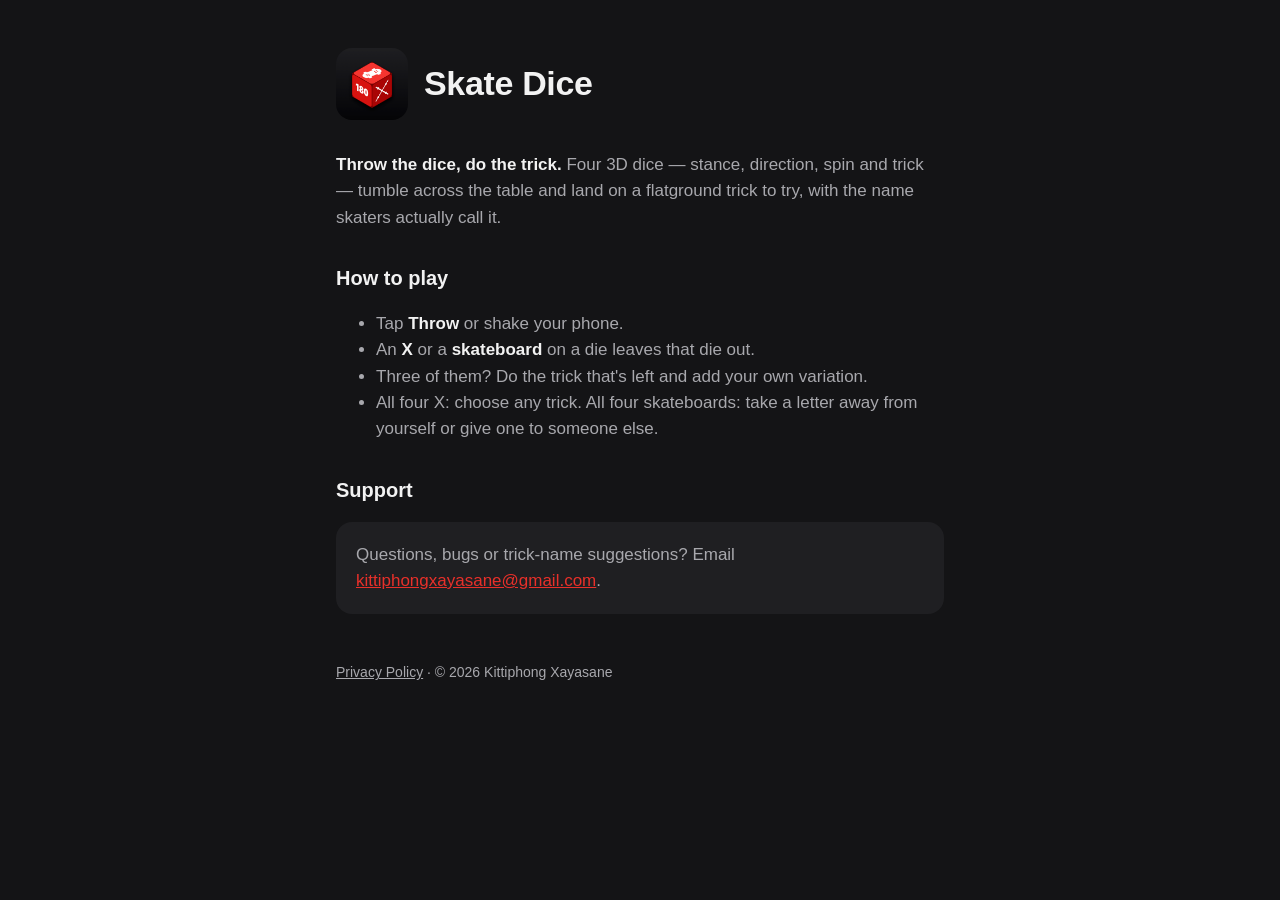
<file: index.html>
<!doctype html>
<html lang="en">
<head>
  <meta charset="utf-8">
  <meta name="viewport" content="width=device-width, initial-scale=1">
  <title>Skate Dice</title>
  <meta name="description" content="Skate Dice: throw four dice and get a random flatground skateboard trick.">
  <link rel="icon" href="icon.png">
  <link rel="stylesheet" href="style.css">
</head>
<body>
<main>
  <header>
    <img src="icon.png" alt="Skate Dice app icon">
    <h1>Skate Dice</h1>
  </header>

  <p><strong>Throw the dice, do the trick.</strong> Four 3D dice — stance, direction, spin and trick — tumble across the table and land on a flatground trick to try, with the name skaters actually call it.</p>

  <h2>How to play</h2>
  <ul>
    <li>Tap <strong>Throw</strong> or shake your phone.</li>
    <li>An <strong>X</strong> or a <strong>skateboard</strong> on a die leaves that die out.</li>
    <li>Three of them? Do the trick that's left and add your own variation.</li>
    <li>All four X: choose any trick. All four skateboards: take a letter away from yourself or give one to someone else.</li>
  </ul>

  <h2>Support</h2>
  <div class="card">
    <p>Questions, bugs or trick-name suggestions? Email <a href="mailto:kittiphongxayasane@gmail.com">kittiphongxayasane@gmail.com</a>.</p>
  </div>

  <footer>
    <a href="privacy/">Privacy Policy</a> · © 2026 Kittiphong Xayasane
  </footer>
</main>
</body>
</html>
</file>
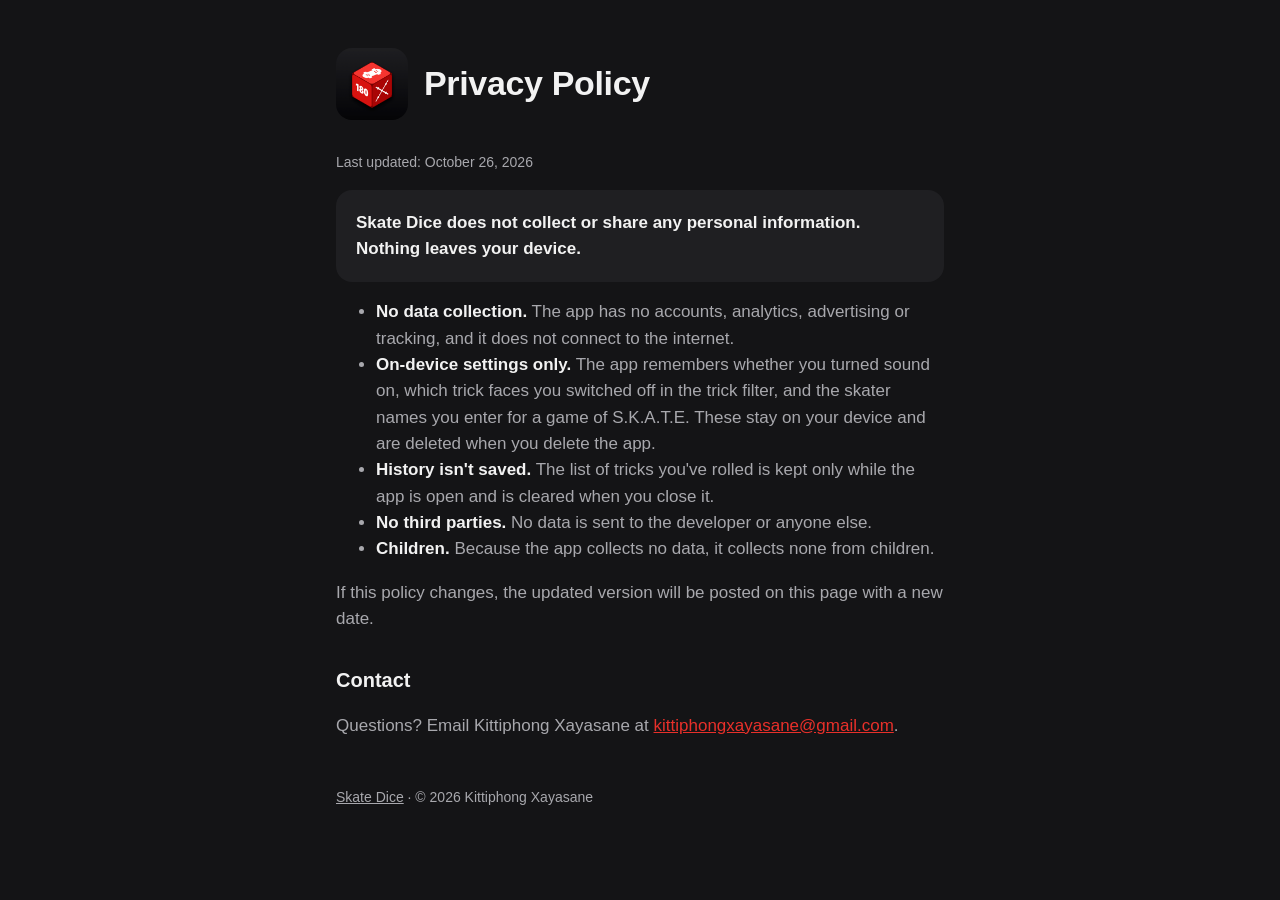
<file: privacy/index.html>
<!doctype html>
<html lang="en">
<head>
  <meta charset="utf-8">
  <meta name="viewport" content="width=device-width, initial-scale=1">
  <title>Skate Dice Privacy</title>
  <meta name="description" content="Privacy policy for the Skate Dice iPhone app.">
  <link rel="icon" href="../icon.png">
  <link rel="stylesheet" href="../style.css">
</head>
<body>
<main>
  <header>
    <img src="../icon.png" alt="Skate Dice app icon">
    <h1>Privacy Policy</h1>
  </header>

  <p class="updated">Last updated: October 26, 2026</p>

  <div class="card">
    <p><strong>Skate Dice does not collect or share any personal information. Nothing leaves your device.</strong></p>
  </div>

  <ul>
    <li><strong>No data collection.</strong> The app has no accounts, analytics, advertising or tracking, and it does not connect to the internet.</li>
    <li><strong>On-device settings only.</strong> The app remembers whether you turned sound on, which trick faces you switched off in the trick filter, and the skater names you enter for a game of S.K.A.T.E. These stay on your device and are deleted when you delete the app.</li>
    <li><strong>History isn't saved.</strong> The list of tricks you've rolled is kept only while the app is open and is cleared when you close it.</li>
    <li><strong>No third parties.</strong> No data is sent to the developer or anyone else.</li>
    <li><strong>Children.</strong> Because the app collects no data, it collects none from children.</li>
  </ul>

  <p>If this policy changes, the updated version will be posted on this page with a new date.</p>

  <h2>Contact</h2>
  <p>Questions? Email Kittiphong Xayasane at <a href="mailto:kittiphongxayasane@gmail.com">kittiphongxayasane@gmail.com</a>.</p>

  <footer>
    <a href="../">Skate Dice</a> · © 2026 Kittiphong Xayasane
  </footer>
</main>
</body>
</html>
</file>
<file: style.css>
:root {
  --bg: #141416;
  --card: #1f1f22;
  --text: #f2f2f2;
  --muted: #a8a8ad;
  --red: #e8302a;
}
* { box-sizing: border-box; }
body {
  margin: 0;
  background: var(--bg);
  color: var(--text);
  font: 17px/1.55 -apple-system, BlinkMacSystemFont, "Segoe UI", Roboto, Helvetica, Arial, sans-serif;
}
main { max-width: 640px; margin: 0 auto; padding: 48px 16px 64px; }
header { display: flex; align-items: center; gap: 16px; margin-bottom: 32px; }
header img { width: 72px; height: 72px; border-radius: 16px; }
h1 { font-size: 34px; line-height: 1.1; margin: 0; letter-spacing: -0.01em; }
h2 { font-size: 20px; margin: 32px 0 8px; }
p, li { color: var(--muted); }
strong { color: var(--text); }
a { color: var(--red); }
.card { background: var(--card); border-radius: 16px; padding: 20px; margin: 16px 0; }
.card p { margin: 0; }
.updated { font-size: 14px; }
footer { margin-top: 48px; font-size: 14px; color: var(--muted); }
footer a { color: var(--muted); }
</file>
